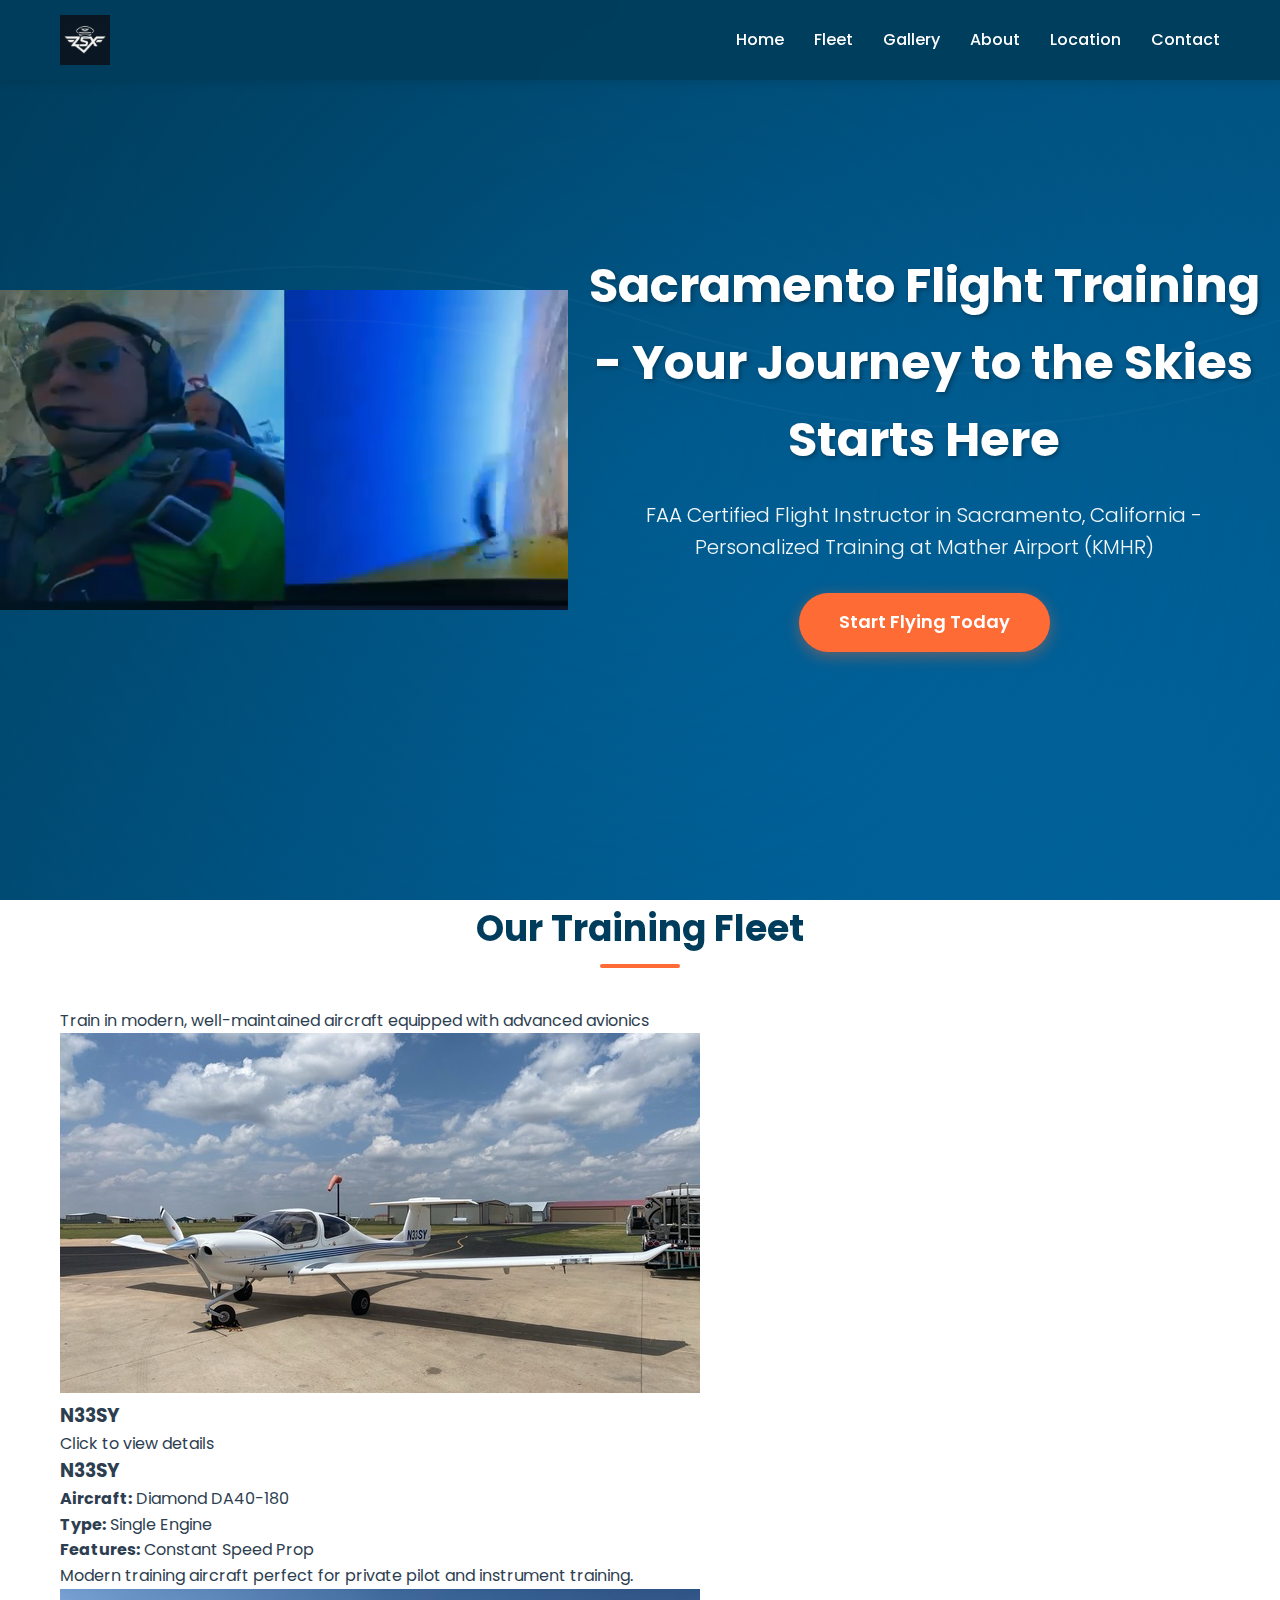
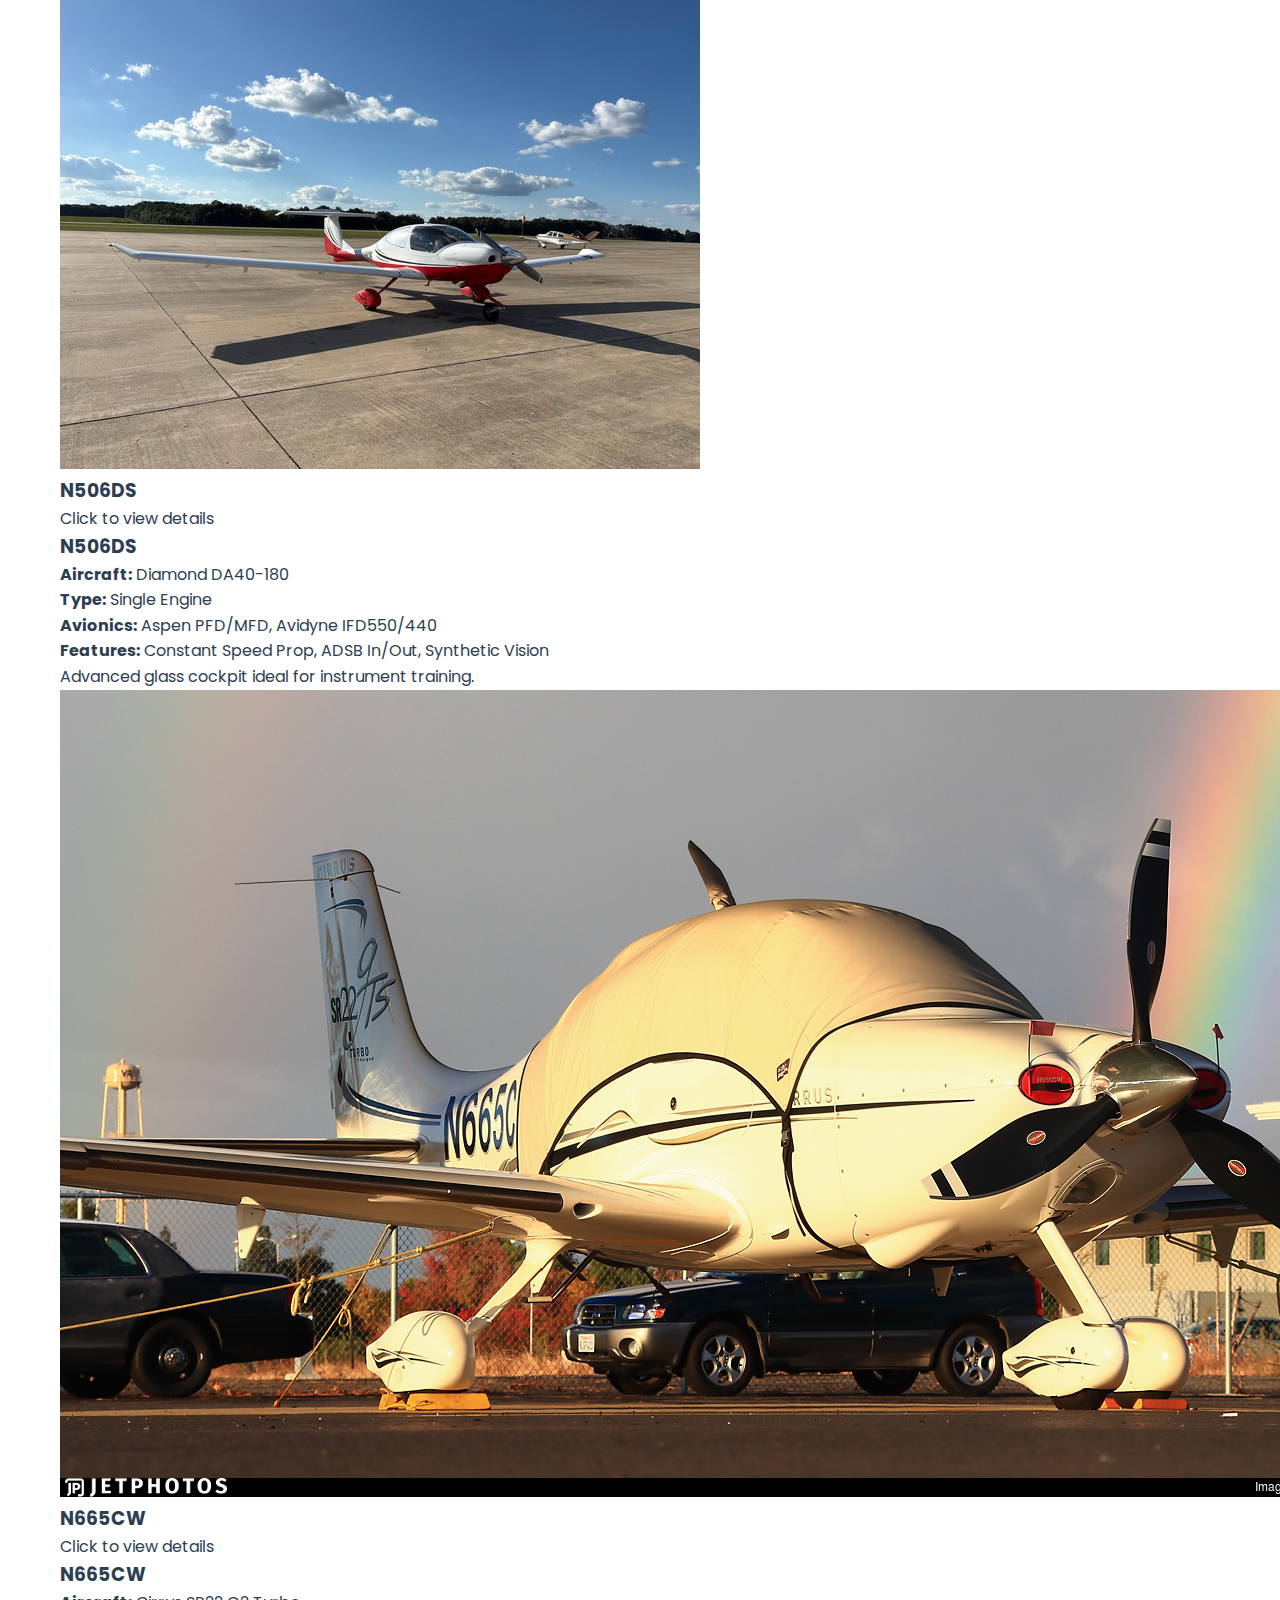
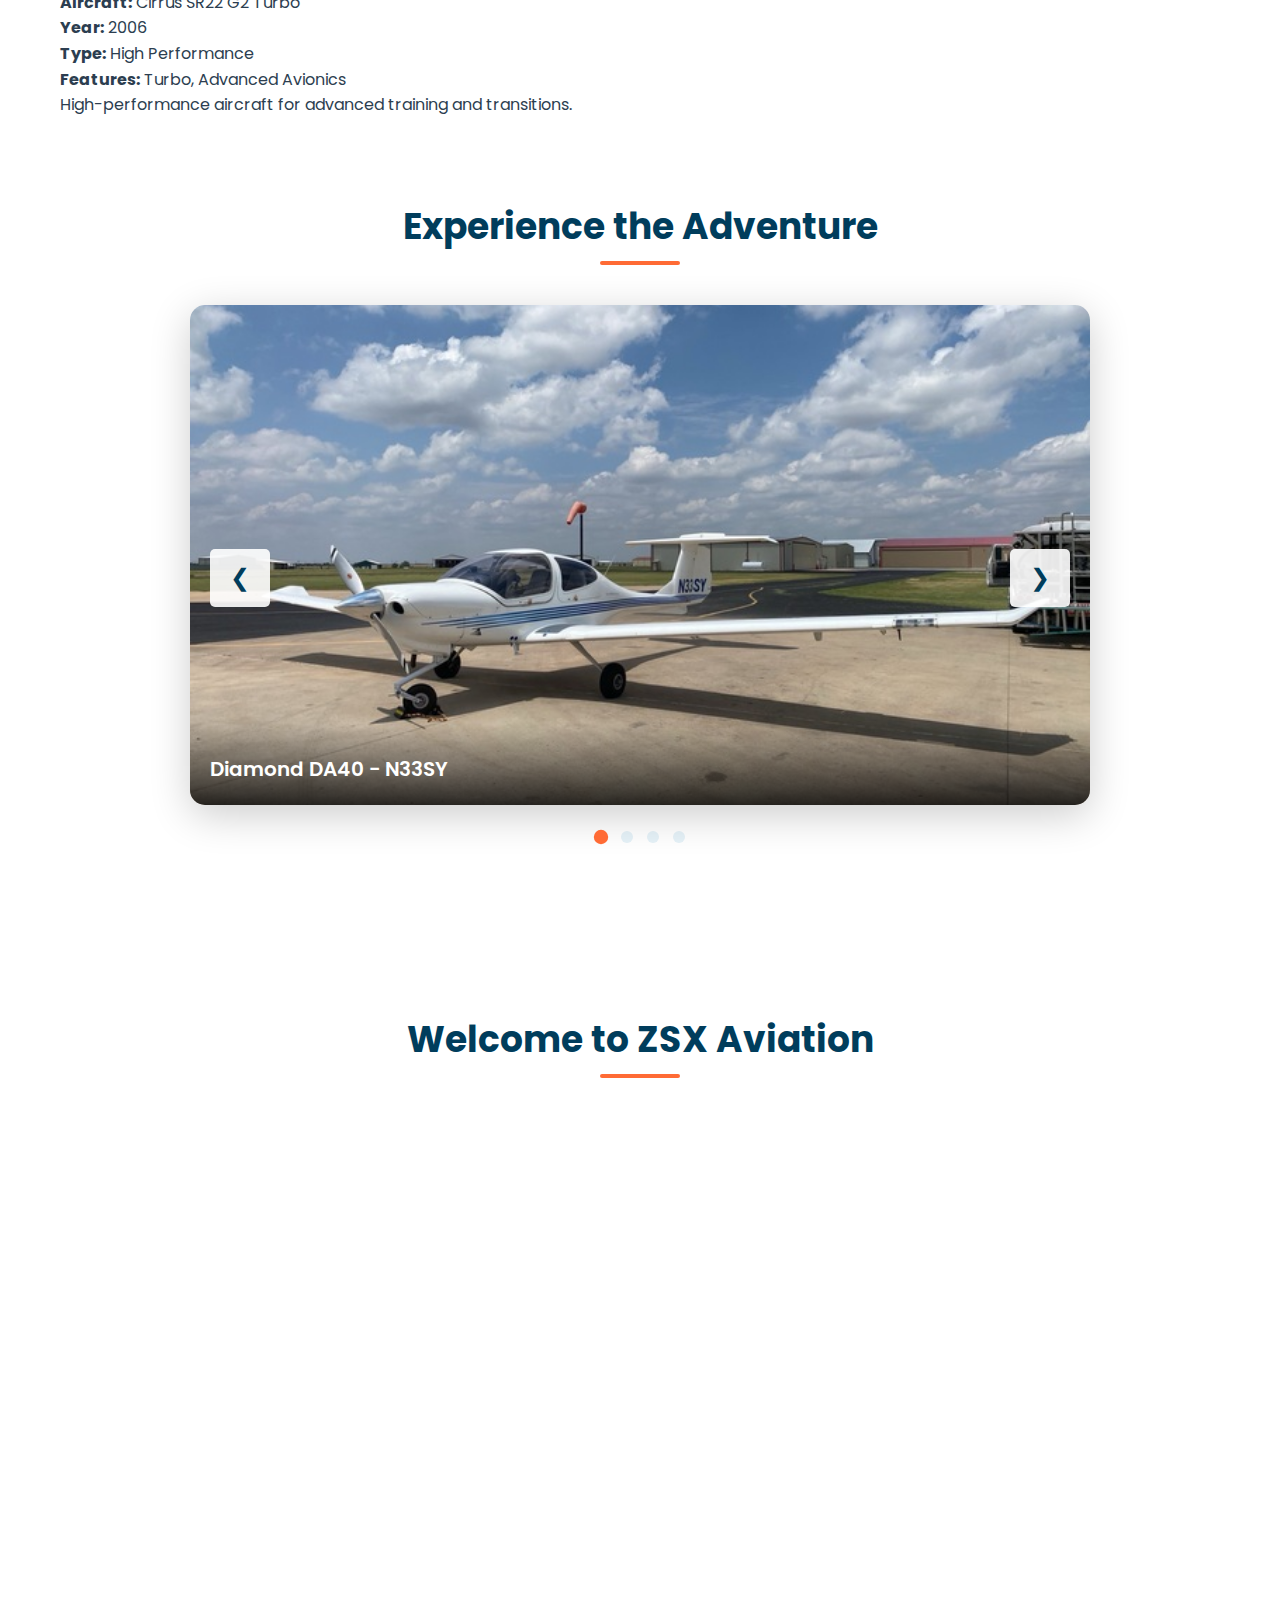
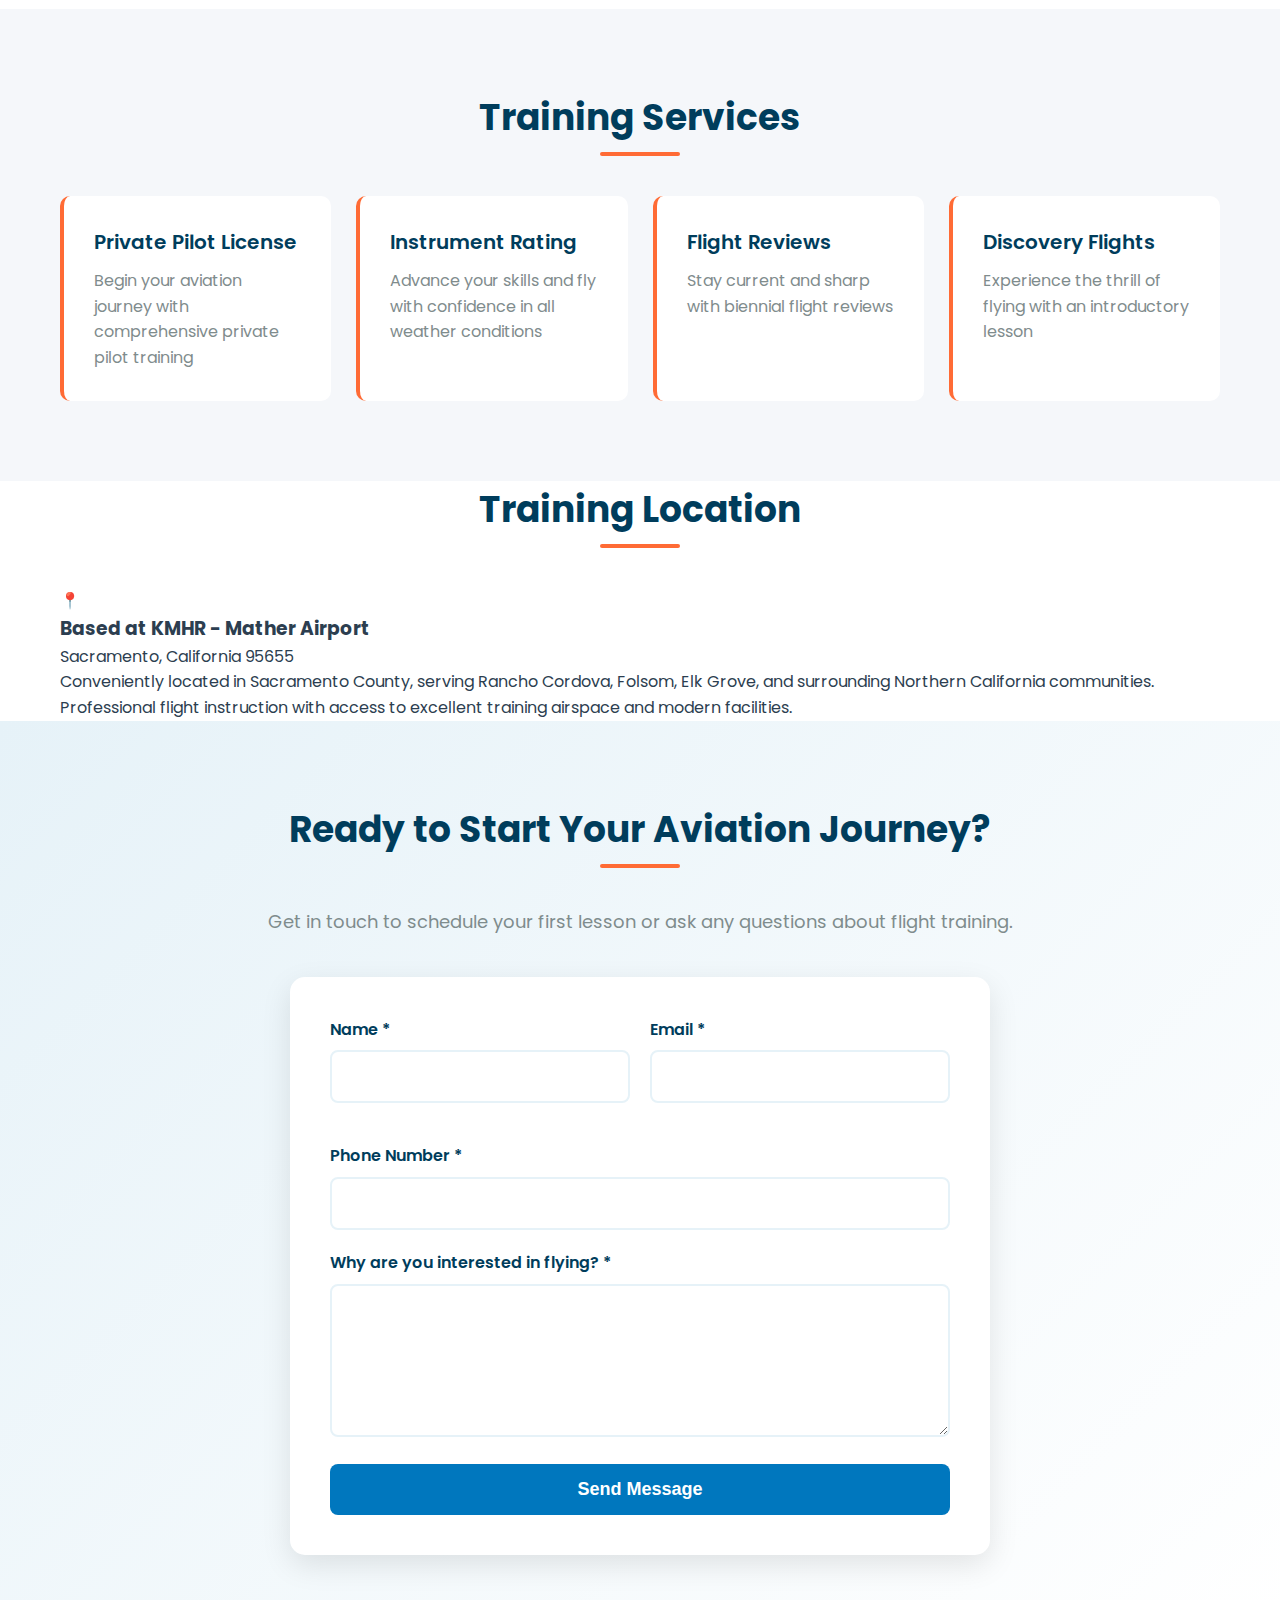
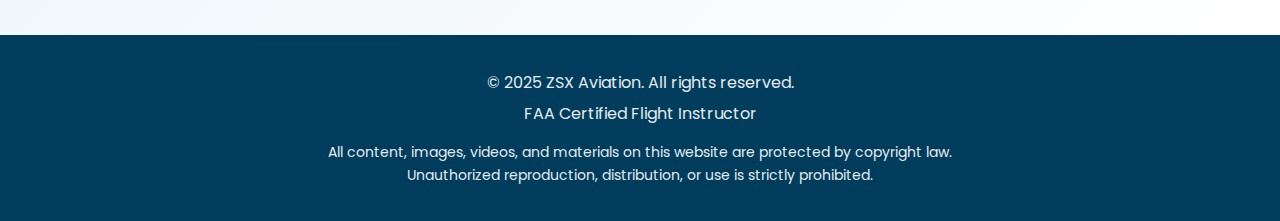
<file: index.html>
<!DOCTYPE html>
<html lang="en">
<head>
    <meta charset="UTF-8">
    <meta name="viewport" content="width=device-width, initial-scale=1.0">
    <title>Flight Training Sacramento | CFI at Mather Airport KMHR | ZSX Aviation California</title>
    <meta name="description" content="Learn to fly in Sacramento, California! FAA Certified Flight Instructor at Mather Airport (KMHR). Private pilot, instrument rating, discovery flights. Diamond DA40 & Cirrus SR22 fleet. Sacramento's premier flight school.">

    <!-- SEO Keywords -->
    <meta name="keywords" content="flight training Sacramento, Sacramento flight school, CFI Sacramento California, certified flight instructor Sacramento, Mather Airport KMHR, Sacramento California flight lessons, private pilot license Sacramento, instrument rating Sacramento, flight instructor Sacramento CA, Diamond DA40 Sacramento, Cirrus SR22 training, aviation training Sacramento, learn to fly Sacramento California, flight lessons Northern California, FAA certified instructor Sacramento, discovery flight Sacramento, flight school near me, Sacramento County flight training, Rancho Cordova flight school, Northern California aviation">

    <!-- Location & Contact -->
    <meta name="geo.region" content="US-CA">
    <meta name="geo.placename" content="Sacramento">
    <meta name="geo.position" content="38.5539;-121.2978">
    <meta name="ICBM" content="38.5539, -121.2978">

    <!-- Open Graph / Social Media -->
    <meta property="og:title" content="ZSX Aviation - Flight Training at Mather Airport Sacramento">
    <meta property="og:description" content="FAA Certified Flight Instructor offering personalized training at KMHR. Diamond DA40 & Cirrus SR22 fleet.">
    <meta property="og:type" content="website">
    <meta property="og:url" content="https://zsx.ai">
    <meta property="og:image" content="https://zsx.ai/logo/zsx_logo.png">

    <!-- Schema.org Markup -->
    <script type="application/ld+json">
    {
      "@context": "https://schema.org",
      "@type": "LocalBusiness",
      "name": "ZSX Aviation - Sacramento Flight Training",
      "alternateName": "ZSX Aviation Flight School",
      "description": "FAA Certified Flight Instructor offering professional flight training at Mather Airport (KMHR) in Sacramento, California. Private pilot, instrument rating, and discovery flights in Diamond DA40 and Cirrus SR22 aircraft.",
      "url": "https://zsx.ai",
      "telephone": "",
      "email": "contact@zsx.ai",
      "address": {
        "@type": "PostalAddress",
        "streetAddress": "Mather Airport",
        "addressLocality": "Sacramento",
        "addressRegion": "CA",
        "postalCode": "95655",
        "addressCountry": "US"
      },
      "geo": {
        "@type": "GeoCoordinates",
        "latitude": "38.5539",
        "longitude": "-121.2978"
      },
      "areaServed": [
        {
          "@type": "City",
          "name": "Sacramento"
        },
        {
          "@type": "City",
          "name": "Rancho Cordova"
        },
        {
          "@type": "City",
          "name": "Folsom"
        },
        {
          "@type": "City",
          "name": "Elk Grove"
        },
        {
          "@type": "State",
          "name": "Northern California"
        }
      ],
      "priceRange": "$$",
      "serviceType": ["Flight Training", "Private Pilot License Instruction", "Instrument Rating Training", "Flight Reviews", "Discovery Flights", "CFI Services", "Aviation Instruction"],
      "knowsAbout": ["Flight Training", "Aviation", "Private Pilot", "Instrument Rating", "Diamond DA40", "Cirrus SR22", "FAA Certification"],
      "hasOfferCatalog": {
        "@type": "OfferCatalog",
        "name": "Flight Training Services",
        "itemListElement": [
          {
            "@type": "Offer",
            "itemOffered": {
              "@type": "Service",
              "name": "Private Pilot License Training",
              "description": "Comprehensive flight training for private pilot certification in Sacramento"
            }
          },
          {
            "@type": "Offer",
            "itemOffered": {
              "@type": "Service",
              "name": "Instrument Rating",
              "description": "Advanced instrument flight training in Sacramento, California"
            }
          },
          {
            "@type": "Offer",
            "itemOffered": {
              "@type": "Service",
              "name": "Discovery Flights",
              "description": "Introductory flight lessons at Mather Airport Sacramento"
            }
          }
        ]
      }
    }
    </script>

    <!-- Favicon -->
    <link rel="icon" type="image/png" href="logo/zsx_logo.png">
    <link rel="apple-touch-icon" href="logo/zsx_logo.png">

    <link rel="stylesheet" href="styles.css">
    <link rel="preconnect" href="https://fonts.googleapis.com">
    <link rel="preconnect" href="https://fonts.gstatic.com" crossorigin>
    <link href="https://fonts.googleapis.com/css2?family=Poppins:wght@300;400;600;700&display=swap" rel="stylesheet">
</head>
<body>
    <!-- Navigation -->
    <nav class="navbar">
        <div class="container">
            <div class="nav-brand">
                <a href="#home">
                    <img src="logo/zsx_logo.png" alt="ZSX Aviation" class="logo">
                </a>
            </div>
            <div class="nav-links">
                <a href="#home">Home</a>
                <a href="#fleet">Fleet</a>
                <a href="#gallery">Gallery</a>
                <a href="#about">About</a>
                <a href="#location">Location</a>
                <a href="#contact">Contact</a>
            </div>
        </div>
    </nav>

    <!-- Hero Section -->
    <section id="home" class="hero">
        <video autoplay muted loop playsinline class="hero-video">
            <source src="videos/areo-1.mp4" type="video/mp4">
        </video>
        <div class="hero-overlay"></div>
        <div class="hero-content">
            <h1 class="hero-title">Sacramento Flight Training - Your Journey to the Skies Starts Here</h1>
            <p class="hero-subtitle">FAA Certified Flight Instructor in Sacramento, California - Personalized Training at Mather Airport (KMHR)</p>
            <a href="#contact" class="cta-button">Start Flying Today</a>
        </div>
    </section>

    <!-- Fleet Section -->
    <section id="fleet" class="fleet">
        <div class="container">
            <h2 class="section-title">Our Training Fleet</h2>
            <p class="fleet-intro">Train in modern, well-maintained aircraft equipped with advanced avionics</p>
            <div class="fleet-grid">
                <!-- Aircraft Card 1: N33SY -->
                <div class="flip-card">
                    <div class="flip-card-inner">
                        <div class="flip-card-front">
                            <img src="images/N33SY.jpg" alt="Diamond DA40-180 N33SY">
                            <div class="aircraft-overlay">
                                <h3>N33SY</h3>
                                <p>Click to view details</p>
                            </div>
                        </div>
                        <div class="flip-card-back">
                            <h3>N33SY</h3>
                            <div class="aircraft-details">
                                <p><strong>Aircraft:</strong> Diamond DA40-180</p>
                                <p><strong>Type:</strong> Single Engine</p>
                                <p><strong>Features:</strong> Constant Speed Prop</p>
                                <p class="aircraft-description">Modern training aircraft perfect for private pilot and instrument training.</p>
                            </div>
                        </div>
                    </div>
                </div>

                <!-- Aircraft Card 2: N506DS -->
                <div class="flip-card">
                    <div class="flip-card-inner">
                        <div class="flip-card-front">
                            <img src="images/N506DS.jpg" alt="Diamond DA40-180 N506DS">
                            <div class="aircraft-overlay">
                                <h3>N506DS</h3>
                                <p>Click to view details</p>
                            </div>
                        </div>
                        <div class="flip-card-back">
                            <h3>N506DS</h3>
                            <div class="aircraft-details">
                                <p><strong>Aircraft:</strong> Diamond DA40-180</p>
                                <p><strong>Type:</strong> Single Engine</p>
                                <p><strong>Avionics:</strong> Aspen PFD/MFD, Avidyne IFD550/440</p>
                                <p><strong>Features:</strong> Constant Speed Prop, ADSB In/Out, Synthetic Vision</p>
                                <p class="aircraft-description">Advanced glass cockpit ideal for instrument training.</p>
                            </div>
                        </div>
                    </div>
                </div>

                <!-- Aircraft Card 3: N665CW -->
                <div class="flip-card">
                    <div class="flip-card-inner">
                        <div class="flip-card-front">
                            <img src="images/N665CW.jpg" alt="Cirrus SR22 G2 Turbo N665CW">
                            <div class="aircraft-overlay">
                                <h3>N665CW</h3>
                                <p>Click to view details</p>
                            </div>
                        </div>
                        <div class="flip-card-back">
                            <h3>N665CW</h3>
                            <div class="aircraft-details">
                                <p><strong>Aircraft:</strong> Cirrus SR22 G2 Turbo</p>
                                <p><strong>Year:</strong> 2006</p>
                                <p><strong>Type:</strong> High Performance</p>
                                <p><strong>Features:</strong> Turbo, Advanced Avionics</p>
                                <p class="aircraft-description">High-performance aircraft for advanced training and transitions.</p>
                            </div>
                        </div>
                    </div>
                </div>
            </div>
        </div>
    </section>

    <!-- Gallery Section -->
    <section id="gallery" class="gallery">
        <div class="container">
            <h2 class="section-title">Experience the Adventure</h2>
            <div class="gallery-slider">
                <div class="slider-container">
                    <div class="slide active">
                        <img src="images/N33SY.jpg" alt="Diamond DA40 N33SY">
                        <div class="slide-caption">Diamond DA40 - N33SY</div>
                    </div>
                    <div class="slide">
                        <img src="images/N506DS.jpg" alt="Diamond DA40 N506DS">
                        <div class="slide-caption">Diamond DA40 - N506DS</div>
                    </div>
                    <div class="slide">
                        <img src="images/N665CW.jpg" alt="Cirrus SR22 N665CW">
                        <div class="slide-caption">Cirrus SR22 - N665CW</div>
                    </div>
                    <div class="slide">
                        <img src="images/flight4.jpg" alt="Flight Training">
                        <div class="slide-caption">Your Aviation Dreams Await</div>
                    </div>
                </div>
                <button class="slider-btn prev" onclick="changeSlide(-1)">❮</button>
                <button class="slider-btn next" onclick="changeSlide(1)">❯</button>
                <div class="slider-dots">
                    <span class="dot active" onclick="currentSlide(0)"></span>
                    <span class="dot" onclick="currentSlide(1)"></span>
                    <span class="dot" onclick="currentSlide(2)"></span>
                    <span class="dot" onclick="currentSlide(3)"></span>
                </div>
            </div>
        </div>
    </section>

    <!-- About Section -->
    <section id="about" class="about">
        <div class="container">
            <h2 class="section-title">Welcome to ZSX Aviation</h2>
            <div class="about-content">
                <div class="about-card">
                    <div class="card-icon">✈️</div>
                    <h3>Experienced Sacramento CFI</h3>
                    <p>FAA Certified Flight Instructor serving Sacramento and Northern California. Personalized, safe, and professional flight training at Mather Airport tailored to your aviation goals.</p>
                </div>
                <div class="about-card">
                    <div class="card-icon">🎯</div>
                    <h3>Flexible Training</h3>
                    <p>Whether you're pursuing a private pilot license, instrument rating, or just want to experience the joy of flight, I'll create a customized training plan for you.</p>
                </div>
                <div class="about-card">
                    <div class="card-icon">🌟</div>
                    <h3>Safety First</h3>
                    <p>Safety is paramount in every lesson. Learn proper procedures, decision-making skills, and build confidence through comprehensive ground and flight instruction.</p>
                </div>
            </div>
        </div>
    </section>

    <!-- Services Section -->
    <section class="services">
        <div class="container">
            <h2 class="section-title">Training Services</h2>
            <div class="services-grid">
                <div class="service-item">
                    <h3>Private Pilot License</h3>
                    <p>Begin your aviation journey with comprehensive private pilot training</p>
                </div>
                <div class="service-item">
                    <h3>Instrument Rating</h3>
                    <p>Advance your skills and fly with confidence in all weather conditions</p>
                </div>
                <div class="service-item">
                    <h3>Flight Reviews</h3>
                    <p>Stay current and sharp with biennial flight reviews</p>
                </div>
                <div class="service-item">
                    <h3>Discovery Flights</h3>
                    <p>Experience the thrill of flying with an introductory lesson</p>
                </div>
            </div>
        </div>
    </section>

    <!-- Location & Contact Info Section -->
    <section id="location" class="location-info">
        <div class="container">
            <h2 class="section-title">Training Location</h2>
            <div class="location-content">
                <div class="location-card-horizontal">
                    <div class="location-icon">📍</div>
                    <div class="location-text">
                        <h3>Based at KMHR - Mather Airport</h3>
                        <p>Sacramento, California 95655</p>
                        <p class="location-details">Conveniently located in Sacramento County, serving Rancho Cordova, Folsom, Elk Grove, and surrounding Northern California communities. Professional flight instruction with access to excellent training airspace and modern facilities.</p>
                    </div>
                </div>
            </div>
        </div>
    </section>

    <!-- Contact Section -->
    <section id="contact" class="contact">
        <div class="container">
            <h2 class="section-title">Ready to Start Your Aviation Journey?</h2>
            <p class="contact-intro">Get in touch to schedule your first lesson or ask any questions about flight training.</p>
            <form class="contact-form" id="contactForm" action="https://formsubmit.co/contact@zsx.ai" method="POST">
                <div class="form-row">
                    <div class="form-group">
                        <label for="name">Name *</label>
                        <input type="text" id="name" name="name" required>
                    </div>
                    <div class="form-group">
                        <label for="email">Email *</label>
                        <input type="email" id="email" name="email" required>
                    </div>
                </div>
                <div class="form-group">
                    <label for="phone">Phone Number *</label>
                    <input type="tel" id="phone" name="phone" required>
                </div>
                <div class="form-group">
                    <label for="interest">Why are you interested in flying? *</label>
                    <textarea id="interest" name="interest" rows="5" required></textarea>
                </div>

                <!-- FormSubmit Configuration -->
                <input type="hidden" name="_subject" value="New Flight Training Inquiry from ZSX.ai">
                <input type="hidden" name="_template" value="table">
                <input type="hidden" name="_next" value="https://zsx.ai/thank-you.html?submitted=1">
                <input type="hidden" name="_autoresponse" value="Thank you for your inquiry! Your message has been sent to our admin office. We will contact you soon.

Best regards,
ZSX Aviation
https://zsx.ai">
                <input type="text" name="_honey" style="display:none">

                <button type="submit" class="submit-button">Send Message</button>
                <div id="formMessage" class="form-message"></div>
            </form>
        </div>
    </section>

    <!-- Footer -->
    <footer class="footer">
        <div class="container">
            <p>&copy; 2025 ZSX Aviation. All rights reserved.</p>
            <p>FAA Certified Flight Instructor</p>
            <p style="margin-top: 15px; font-size: 14px; opacity: 0.9;">
                All content, images, videos, and materials on this website are protected by copyright law.<br>
                Unauthorized reproduction, distribution, or use is strictly prohibited.
            </p>
        </div>
    </footer>

    <script src="script.js?v=13"></script>
</body>
</html>
</file>
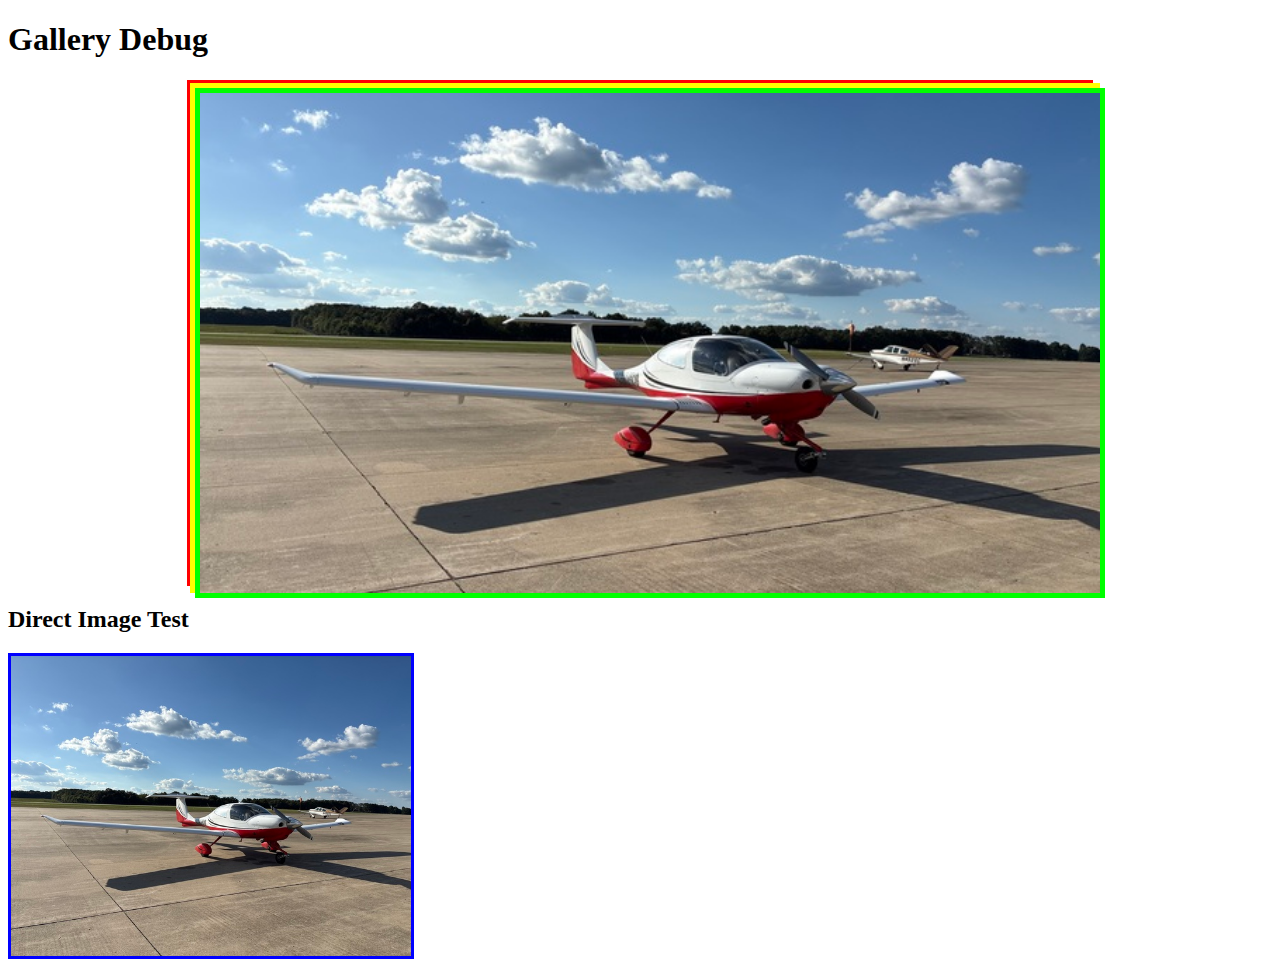
<file: debug.html>
<!DOCTYPE html>
<html>
<head>
    <title>Debug Gallery</title>
    <style>
        .slider-container {
            position: relative;
            width: 900px;
            height: 500px;
            border: 3px solid red;
            margin: 20px auto;
        }
        .slide {
            position: absolute;
            width: 100%;
            height: 100%;
            background: linear-gradient(135deg, #003D5C 0%, #0077BE 100%);
            border: 5px solid yellow;
        }
        .slide img {
            width: 100%;
            height: 100%;
            object-fit: cover;
            position: absolute;
            top: 0;
            left: 0;
            border: 3px solid green;
        }
    </style>
</head>
<body>
    <h1>Gallery Debug</h1>

    <div class="slider-container">
        <div class="slide">
            <img src="images/flight2.jpg" alt="Flight 2"
                 onload="console.log('flight2 loaded'); this.style.border='5px solid lime';"
                 onerror="console.error('flight2 error'); this.style.border='5px solid red';">
        </div>
    </div>

    <h2>Direct Image Test</h2>
    <img src="images/flight2.jpg" style="max-width: 400px; border: 3px solid blue;"
         onload="console.log('direct flight2 loaded')"
         onerror="console.error('direct flight2 error')">
</body>
</html>
</file>
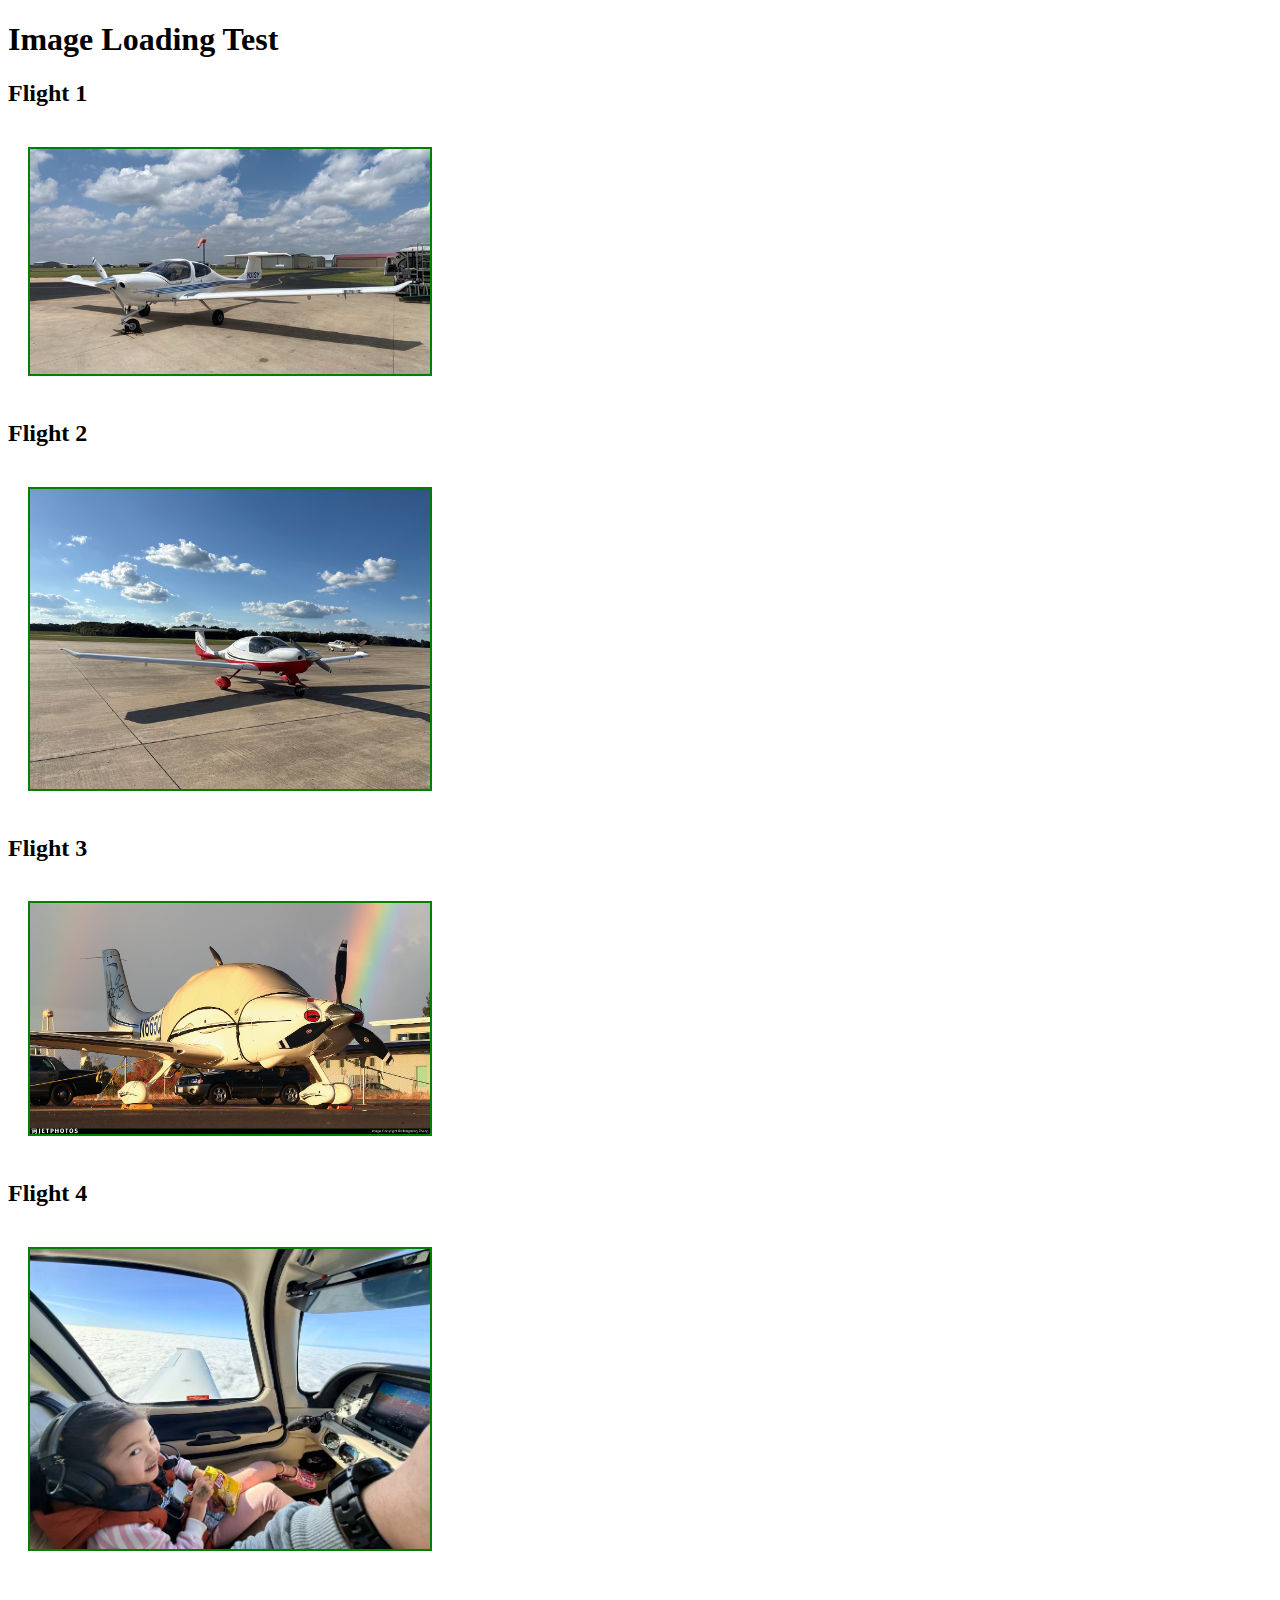
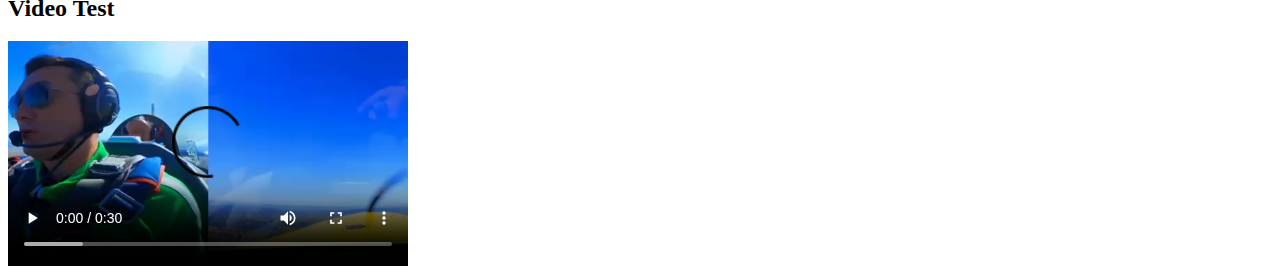
<file: test-images.html>
<!DOCTYPE html>
<html>
<head>
    <title>Image Test</title>
    <style>
        img {
            max-width: 400px;
            margin: 20px;
            border: 2px solid red;
        }
        .loaded { border-color: green; }
    </style>
</head>
<body>
    <h1>Image Loading Test</h1>

    <h2>Flight 1</h2>
    <img src="images/flight1.jpg" onload="this.classList.add('loaded'); console.log('flight1 loaded')" onerror="console.error('flight1 failed')">

    <h2>Flight 2</h2>
    <img src="images/flight2.jpg" onload="this.classList.add('loaded'); console.log('flight2 loaded')" onerror="console.error('flight2 failed')">

    <h2>Flight 3</h2>
    <img src="images/flight3.jpg" onload="this.classList.add('loaded'); console.log('flight3 loaded')" onerror="console.error('flight3 failed')">

    <h2>Flight 4</h2>
    <img src="images/flight4.jpg" onload="this.classList.add('loaded'); console.log('flight4 loaded')" onerror="console.error('flight4 failed')">

    <h2>Video Test</h2>
    <video controls width="400">
        <source src="videos/areo-1.mp4" type="video/mp4">
    </video>
</body>
</html>
</file>
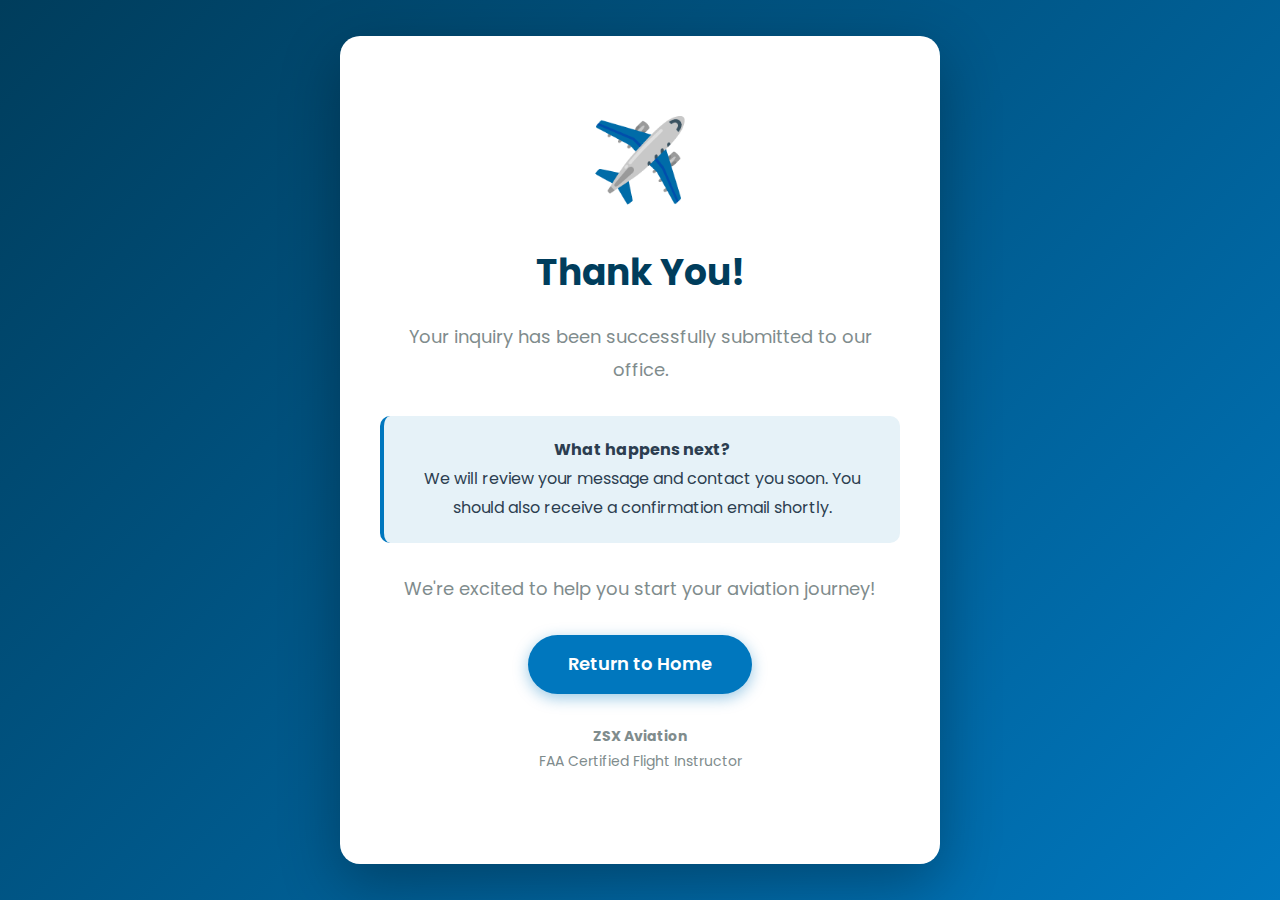
<file: thank-you.html>
<!DOCTYPE html>
<html lang="en">
<head>
    <meta charset="UTF-8">
    <meta name="viewport" content="width=device-width, initial-scale=1.0">
    <title>Thank You - ZSX Aviation</title>
    <link rel="icon" type="image/png" href="logo/zsx_logo.png">
    <link rel="apple-touch-icon" href="logo/zsx_logo.png">
    <link rel="stylesheet" href="styles.css">
    <link rel="preconnect" href="https://fonts.googleapis.com">
    <link rel="preconnect" href="https://fonts.gstatic.com" crossorigin>
    <link href="https://fonts.googleapis.com/css2?family=Poppins:wght@300;400;600;700&display=swap" rel="stylesheet">
    <style>
        .thank-you-container {
            min-height: 100vh;
            display: flex;
            align-items: center;
            justify-content: center;
            background: linear-gradient(135deg, var(--deep-blue) 0%, var(--sky-blue) 100%);
            padding: 20px;
        }

        .thank-you-card {
            background: white;
            padding: 60px 40px;
            border-radius: 20px;
            box-shadow: 0 20px 60px rgba(0, 0, 0, 0.3);
            text-align: center;
            max-width: 600px;
            animation: fadeInUp 0.6s ease-out;
        }

        .success-icon {
            font-size: 80px;
            margin-bottom: 20px;
            animation: scaleIn 0.5s ease-out 0.2s both;
        }

        .thank-you-card h1 {
            color: var(--deep-blue);
            font-size: 36px;
            margin-bottom: 20px;
            font-weight: 700;
        }

        .thank-you-card p {
            color: var(--text-light);
            font-size: 18px;
            line-height: 1.8;
            margin-bottom: 30px;
        }

        .back-button {
            display: inline-block;
            padding: 15px 40px;
            background: var(--sky-blue);
            color: white;
            text-decoration: none;
            border-radius: 50px;
            font-weight: 600;
            font-size: 18px;
            transition: all 0.3s ease;
            box-shadow: 0 4px 15px rgba(0, 119, 190, 0.4);
        }

        .back-button:hover {
            background: var(--accent-orange);
            transform: translateY(-3px);
            box-shadow: 0 6px 20px rgba(255, 107, 53, 0.6);
        }

        .info-box {
            background: var(--light-blue);
            padding: 20px;
            border-radius: 10px;
            margin: 30px 0;
            border-left: 4px solid var(--sky-blue);
        }

        .info-box p {
            margin: 0;
            font-size: 16px;
            color: var(--text-dark);
        }

        @keyframes scaleIn {
            from {
                transform: scale(0);
                opacity: 0;
            }
            to {
                transform: scale(1);
                opacity: 1;
            }
        }

        @keyframes fadeInUp {
            from {
                opacity: 0;
                transform: translateY(30px);
            }
            to {
                opacity: 1;
                transform: translateY(0);
            }
        }

        @media (max-width: 768px) {
            .thank-you-card {
                padding: 40px 30px;
            }

            .thank-you-card h1 {
                font-size: 28px;
            }

            .success-icon {
                font-size: 60px;
            }
        }
    </style>
</head>
<body>
    <div class="thank-you-container">
        <div class="thank-you-card">
            <div class="success-icon">✈️</div>
            <h1>Thank You!</h1>
            <p>Your inquiry has been successfully submitted to our office.</p>

            <div class="info-box">
                <p><strong>What happens next?</strong><br>
                We will review your message and contact you soon. You should also receive a confirmation email shortly.</p>
            </div>

            <p>We're excited to help you start your aviation journey!</p>

            <a href="/" class="back-button">Return to Home</a>

            <p style="margin-top: 30px; font-size: 14px; color: var(--text-light);">
                <strong>ZSX Aviation</strong><br>
                FAA Certified Flight Instructor
            </p>
        </div>
    </div>

    <script>
        // Auto-redirect to home after 15 seconds
        setTimeout(function() {
            window.location.href = '/';
        }, 15000);
    </script>
</body>
</html>
</file>
<file: styles.css>
/* ========================================
   Global Styles & Reset
   ======================================== */
* {
    margin: 0;
    padding: 0;
    box-sizing: border-box;
}

:root {
    /* Aviation Color Palette - Welcoming Blues with Warm Accents */
    --sky-blue: #0077BE;
    --deep-blue: #003D5C;
    --light-blue: #E6F2F8;
    --accent-orange: #FF6B35;
    --warm-gray: #5C6672;
    --light-gray: #F5F7FA;
    --white: #FFFFFF;
    --text-dark: #2C3E50;
    --text-light: #7F8C8D;

    /* Spacing */
    --section-padding: 80px 20px;
    --container-max: 1200px;
}

body {
    font-family: 'Poppins', sans-serif;
    line-height: 1.6;
    color: var(--text-dark);
    overflow-x: hidden;
}

.container {
    max-width: var(--container-max);
    margin: 0 auto;
    padding: 0 20px;
}

/* ========================================
   Navigation
   ======================================== */
.navbar {
    position: fixed;
    top: 0;
    width: 100%;
    background: rgba(0, 61, 92, 0.95);
    backdrop-filter: blur(10px);
    padding: 15px 0;
    z-index: 1000;
    box-shadow: 0 2px 10px rgba(0, 0, 0, 0.1);
}

.navbar .container {
    display: flex;
    justify-content: space-between;
    align-items: center;
}

.nav-brand {
    display: flex;
    align-items: center;
}

.nav-brand a {
    display: flex;
    align-items: center;
    text-decoration: none;
    cursor: pointer;
}

.nav-brand .logo {
    height: 50px;
    width: auto;
    transition: transform 0.3s ease;
    display: block;
}

.nav-brand a:hover .logo {
    transform: scale(1.05);
}

.nav-links {
    display: flex;
    gap: 30px;
}

.nav-links a {
    color: var(--white);
    text-decoration: none;
    font-weight: 500;
    transition: color 0.3s ease;
    position: relative;
}

.nav-links a:hover {
    color: var(--accent-orange);
}

.nav-links a::after {
    content: '';
    position: absolute;
    bottom: -5px;
    left: 0;
    width: 0;
    height: 2px;
    background: var(--accent-orange);
    transition: width 0.3s ease;
}

.nav-links a:hover::after {
    width: 100%;
}

/* ========================================
   Hero Section
   ======================================== */
.hero {
    position: relative;
    height: 100vh;
    background: linear-gradient(135deg, var(--deep-blue) 0%, var(--sky-blue) 100%);
    display: flex;
    align-items: center;
    justify-content: center;
    text-align: center;
    overflow: hidden;
}

.hero::before {
    content: '';
    position: absolute;
    top: 0;
    left: 0;
    right: 0;
    bottom: 0;
    background: url('data:image/svg+xml,<svg xmlns="http://www.w3.org/2000/svg" viewBox="0 0 1200 600"><path d="M0 300 Q 300 200 600 300 T 1200 300" stroke="rgba(255,255,255,0.1)" fill="none" stroke-width="2"/><path d="M0 350 Q 300 250 600 350 T 1200 350" stroke="rgba(255,255,255,0.1)" fill="none" stroke-width="2"/></svg>');
    opacity: 0.3;
}

.hero-overlay {
    position: absolute;
    top: 0;
    left: 0;
    right: 0;
    bottom: 0;
    background: radial-gradient(circle at center, transparent 0%, rgba(0, 61, 92, 0.4) 100%);
}

.hero-content {
    position: relative;
    z-index: 1;
    color: var(--white);
    max-width: 800px;
    padding: 0 20px;
    animation: fadeInUp 1s ease-out;
}

.hero-title {
    font-size: 48px;
    font-weight: 700;
    margin-bottom: 20px;
    text-shadow: 2px 2px 4px rgba(0, 0, 0, 0.3);
}

.hero-subtitle {
    font-size: 20px;
    margin-bottom: 30px;
    font-weight: 300;
    opacity: 0.95;
}

.cta-button {
    display: inline-block;
    padding: 15px 40px;
    background: var(--accent-orange);
    color: var(--white);
    text-decoration: none;
    border-radius: 50px;
    font-weight: 600;
    font-size: 18px;
    transition: all 0.3s ease;
    box-shadow: 0 4px 15px rgba(255, 107, 53, 0.4);
}

.cta-button:hover {
    transform: translateY(-3px);
    box-shadow: 0 6px 20px rgba(255, 107, 53, 0.6);
    background: #ff7d4f;
}

/* ========================================
   About Section
   ======================================== */
.about {
    padding: var(--section-padding);
    background: var(--white);
}

.section-title {
    text-align: center;
    font-size: 36px;
    color: var(--deep-blue);
    margin-bottom: 50px;
    font-weight: 700;
    position: relative;
}

.section-title::after {
    content: '';
    position: absolute;
    bottom: -10px;
    left: 50%;
    transform: translateX(-50%);
    width: 80px;
    height: 4px;
    background: var(--accent-orange);
    border-radius: 2px;
}

.about-content {
    display: grid;
    grid-template-columns: repeat(auto-fit, minmax(280px, 1fr));
    gap: 30px;
    margin-top: 40px;
}

.about-card {
    background: var(--light-blue);
    padding: 40px 30px;
    border-radius: 15px;
    text-align: center;
    transition: all 0.3s ease;
    border: 2px solid transparent;
}

.about-card:hover {
    transform: translateY(-10px);
    box-shadow: 0 10px 30px rgba(0, 119, 190, 0.2);
    border-color: var(--sky-blue);
}

.card-icon {
    font-size: 48px;
    margin-bottom: 20px;
}

.about-card h3 {
    color: var(--deep-blue);
    font-size: 22px;
    margin-bottom: 15px;
    font-weight: 600;
}

.about-card p {
    color: var(--text-light);
    line-height: 1.8;
}

/* ========================================
   Services Section
   ======================================== */
.services {
    padding: var(--section-padding);
    background: var(--light-gray);
}

.services-grid {
    display: grid;
    grid-template-columns: repeat(auto-fit, minmax(250px, 1fr));
    gap: 25px;
    margin-top: 40px;
}

.service-item {
    background: var(--white);
    padding: 30px;
    border-radius: 10px;
    border-left: 4px solid var(--accent-orange);
    transition: all 0.3s ease;
}

.service-item:hover {
    box-shadow: 0 5px 20px rgba(0, 0, 0, 0.1);
    transform: translateX(5px);
}

.service-item h3 {
    color: var(--deep-blue);
    margin-bottom: 10px;
    font-size: 20px;
    font-weight: 600;
}

.service-item p {
    color: var(--text-light);
}

/* ========================================
   Gallery Section
   ======================================== */
.gallery {
    padding: var(--section-padding);
    background: var(--white);
}

.gallery-slider {
    position: relative;
    max-width: 900px;
    margin: 0 auto;
    margin-top: 40px;
}

.slider-container {
    position: relative;
    width: 100%;
    height: 500px;
    border-radius: 15px;
    overflow: hidden;
    box-shadow: 0 10px 40px rgba(0, 0, 0, 0.2);
}

.slide {
    position: absolute;
    width: 100%;
    height: 100%;
    opacity: 0;
    transition: opacity 1s ease-in-out;
}

.slide.active {
    opacity: 1;
}

.slide img {
    width: 100%;
    height: 100%;
    object-fit: cover;
}

.slide-caption {
    position: absolute;
    bottom: 0;
    left: 0;
    right: 0;
    background: linear-gradient(transparent, rgba(0, 0, 0, 0.8));
    color: var(--white);
    padding: 30px 20px 20px;
    font-size: 20px;
    font-weight: 600;
}

.slider-btn {
    position: absolute;
    top: 50%;
    transform: translateY(-50%);
    background: rgba(255, 255, 255, 0.9);
    border: none;
    font-size: 24px;
    padding: 15px 20px;
    cursor: pointer;
    transition: all 0.3s ease;
    z-index: 10;
    border-radius: 5px;
    color: var(--deep-blue);
}

.slider-btn:hover {
    background: var(--accent-orange);
    color: var(--white);
}

.slider-btn.prev {
    left: 20px;
}

.slider-btn.next {
    right: 20px;
}

.slider-dots {
    text-align: center;
    margin-top: 20px;
}

.dot {
    display: inline-block;
    width: 12px;
    height: 12px;
    border-radius: 50%;
    background: var(--light-blue);
    margin: 0 5px;
    cursor: pointer;
    transition: all 0.3s ease;
}

.dot.active,
.dot:hover {
    background: var(--accent-orange);
    transform: scale(1.2);
}

/* ========================================
   Contact Section
   ======================================== */
.contact {
    padding: var(--section-padding);
    background: linear-gradient(135deg, var(--light-blue) 0%, var(--white) 100%);
}

.contact-intro {
    text-align: center;
    color: var(--text-light);
    margin-bottom: 40px;
    font-size: 18px;
}

.contact-form {
    max-width: 700px;
    margin: 0 auto;
    background: var(--white);
    padding: 40px;
    border-radius: 15px;
    box-shadow: 0 10px 30px rgba(0, 0, 0, 0.1);
}

.form-row {
    display: grid;
    grid-template-columns: 1fr 1fr;
    gap: 20px;
    margin-bottom: 20px;
}

.form-group {
    margin-bottom: 20px;
}

.form-group label {
    display: block;
    margin-bottom: 8px;
    color: var(--deep-blue);
    font-weight: 600;
}

.form-group input,
.form-group textarea {
    width: 100%;
    padding: 12px 15px;
    border: 2px solid var(--light-blue);
    border-radius: 8px;
    font-family: 'Poppins', sans-serif;
    font-size: 16px;
    transition: all 0.3s ease;
}

.form-group input:focus,
.form-group textarea:focus {
    outline: none;
    border-color: var(--sky-blue);
    box-shadow: 0 0 0 3px rgba(0, 119, 190, 0.1);
}

.submit-button {
    width: 100%;
    padding: 15px;
    background: var(--sky-blue);
    color: var(--white);
    border: none;
    border-radius: 8px;
    font-size: 18px;
    font-weight: 600;
    cursor: pointer;
    transition: all 0.3s ease;
}

.submit-button:hover {
    background: var(--accent-orange);
    transform: translateY(-2px);
    box-shadow: 0 5px 15px rgba(255, 107, 53, 0.4);
}

.form-message {
    margin-top: 15px;
    padding: 12px;
    border-radius: 8px;
    text-align: center;
    font-weight: 500;
    display: none;
}

.form-message.success {
    background: #d4edda;
    color: #155724;
    border: 1px solid #c3e6cb;
    display: block;
}

.form-message.error {
    background: #f8d7da;
    color: #721c24;
    border: 1px solid #f5c6cb;
    display: block;
}

/* ========================================
   Footer
   ======================================== */
.footer {
    background: var(--deep-blue);
    color: var(--white);
    text-align: center;
    padding: 30px 20px;
}

.footer p {
    margin: 5px 0;
    opacity: 0.9;
}

/* ========================================
   Animations
   ======================================== */
@keyframes fadeInUp {
    from {
        opacity: 0;
        transform: translateY(30px);
    }
    to {
        opacity: 1;
        transform: translateY(0);
    }
}

/* ========================================
   Responsive Design
   ======================================== */
@media (max-width: 768px) {
    .nav-brand .logo {
        height: 40px;
    }

    .nav-links {
        gap: 15px;
        font-size: 14px;
    }

    .hero-title {
        font-size: 32px;
    }

    .hero-subtitle {
        font-size: 16px;
    }

    .section-title {
        font-size: 28px;
    }

    .form-row {
        grid-template-columns: 1fr;
    }

    .contact-form {
        padding: 30px 20px;
    }

    .slider-container {
        height: 350px;
    }

    .slider-btn {
        padding: 10px 15px;
        font-size: 18px;
    }
}

@media (max-width: 480px) {
    .nav-brand .logo {
        height: 35px;
    }

    .nav-links {
        gap: 10px;
        font-size: 12px;
    }

    .hero-title {
        font-size: 24px;
    }

    .cta-button {
        padding: 12px 30px;
        font-size: 16px;
    }

    .slider-container {
        height: 250px;
    }
}
</file>
